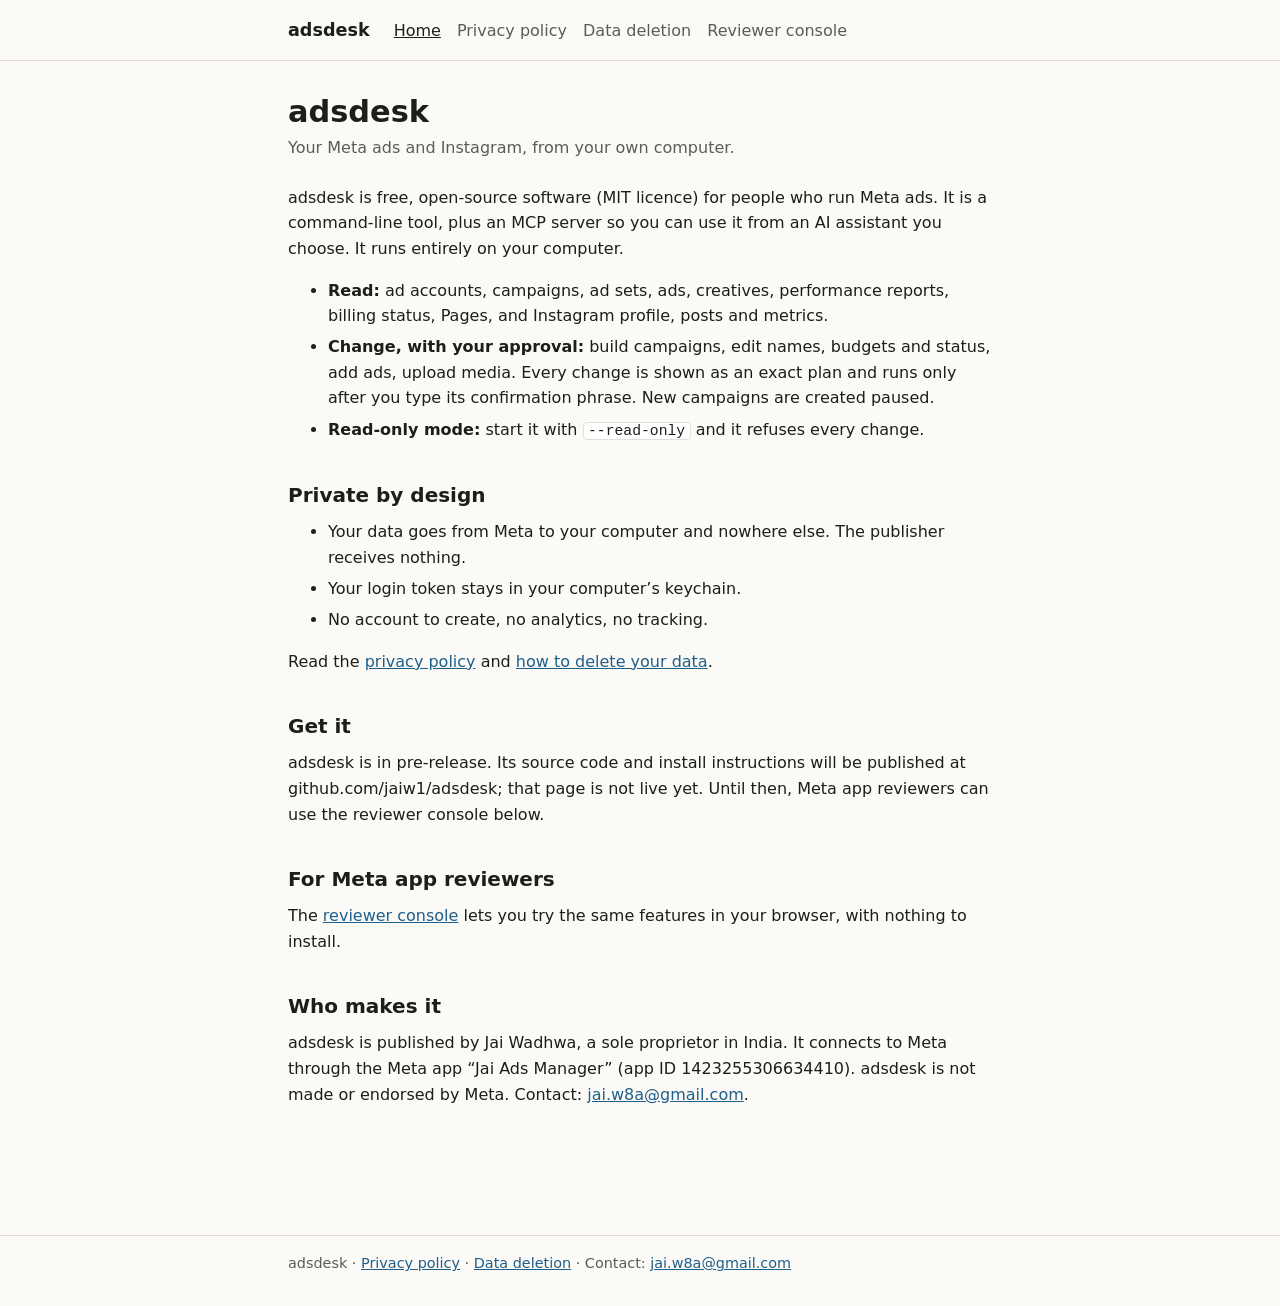
<file: index.html>
<!doctype html>
<html lang="en">
<head>
<meta charset="utf-8">
<meta name="viewport" content="width=device-width, initial-scale=1">
<meta http-equiv="Content-Security-Policy" content="default-src 'none'; style-src 'self'; img-src 'self'; base-uri 'none'; form-action 'none'">
<meta name="referrer" content="no-referrer">
<title>adsdesk</title>
<meta name="description" content="adsdesk: open-source software to read and manage your Meta ads and Instagram from your own computer, with an approval step before every change.">
<link rel="stylesheet" href="style.css">
</head>
<body>
<header class="site"><div class="wrap">
  <a class="brand" href="./" aria-current="page">adsdesk</a>
  <nav><a href="./" aria-current="page">Home</a><a href="privacy.html">Privacy policy</a><a href="data-deletion.html">Data deletion</a><a href="console/">Reviewer console</a></nav>
</div></header>
<main class="wrap">
<h1>adsdesk</h1>
<p class="meta">Your Meta ads and Instagram, from your own computer.</p>

<p>adsdesk is free, open-source software (MIT licence) for people who run Meta ads. It is a command-line tool, plus an MCP server so you can use it from an AI assistant you choose. It runs entirely on your computer.</p>

<ul>
  <li><strong>Read:</strong> ad accounts, campaigns, ad sets, ads, creatives, performance reports, billing status, Pages, and Instagram profile, posts and metrics.</li>
  <li><strong>Change, with your approval:</strong> build campaigns, edit names, budgets and status, add ads, upload media. Every change is shown as an exact plan and runs only after you type its confirmation phrase. New campaigns are created paused.</li>
  <li><strong>Read-only mode:</strong> start it with <code>--read-only</code> and it refuses every change.</li>
</ul>

<h2>Private by design</h2>
<ul>
  <li>Your data goes from Meta to your computer and nowhere else. The publisher receives nothing.</li>
  <li>Your login token stays in your computer’s keychain.</li>
  <li>No account to create, no analytics, no tracking.</li>
</ul>
<p>Read the <a href="privacy.html">privacy policy</a> and <a href="data-deletion.html">how to delete your data</a>.</p>

<h2>Get it</h2>
<p>adsdesk is in pre-release. Its source code and install instructions will be published at github.com/jaiw1/adsdesk; that page is not live yet. Until then, Meta app reviewers can use the reviewer console below.</p>

<h2>For Meta app reviewers</h2>
<p>The <a href="console/">reviewer console</a> lets you try the same features in your browser, with nothing to install.</p>

<h2>Who makes it</h2>
<p>adsdesk is published by Jai Wadhwa, a sole proprietor in India. It connects to Meta through the Meta app “Jai Ads Manager” (app ID 1423255306634410). adsdesk is not made or endorsed by Meta. Contact: <a href="mailto:jai.w8a@gmail.com">jai.w8a@gmail.com</a>.</p>
</main>
<footer class="site"><div class="wrap">adsdesk · <a href="privacy.html">Privacy policy</a> · <a href="data-deletion.html">Data deletion</a> · Contact: <a href="mailto:jai.w8a@gmail.com">jai.w8a@gmail.com</a></div></footer>
</body>
</html>
</file>
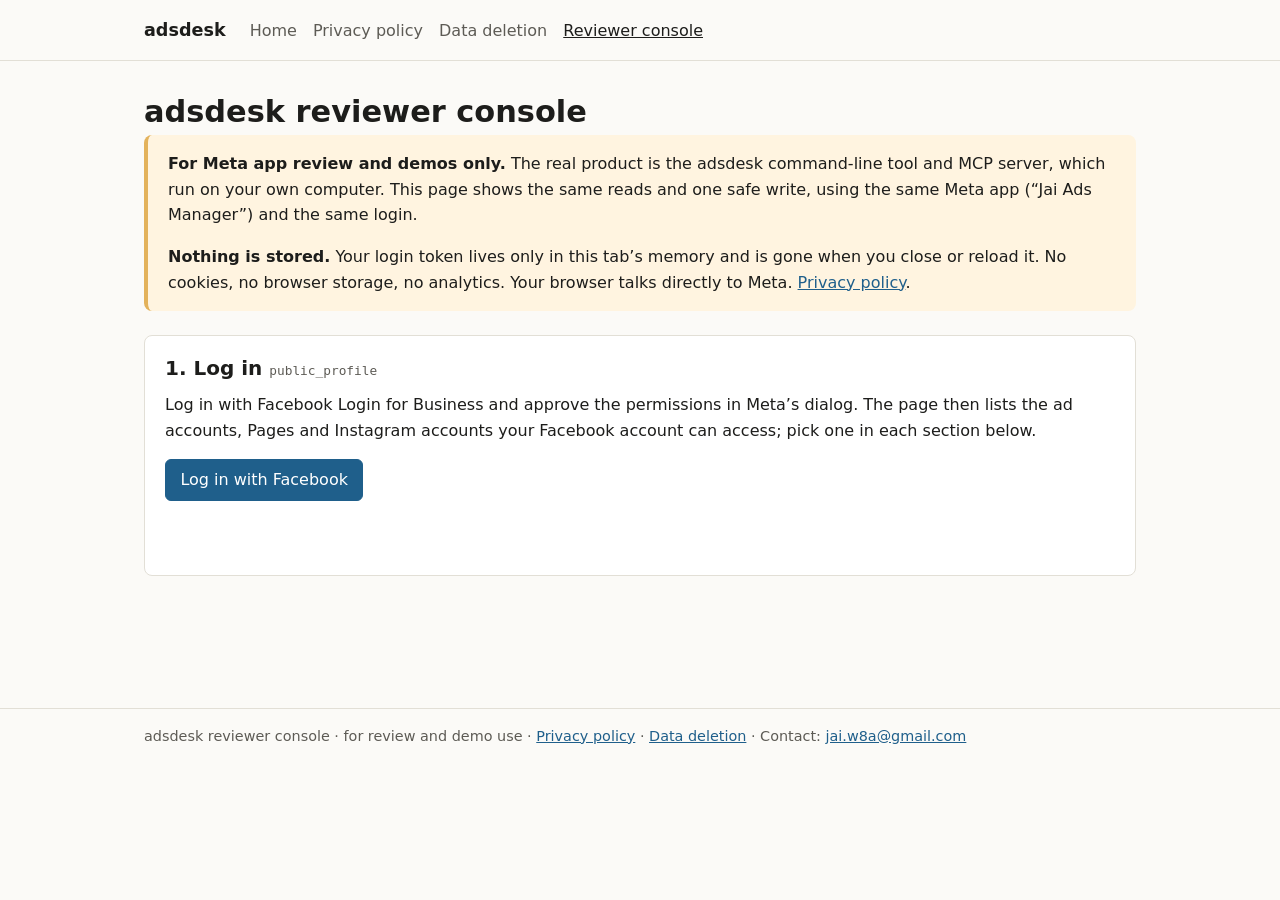
<file: console/index.html>
<!doctype html>
<html lang="en">
<head>
<meta charset="utf-8">
<meta name="viewport" content="width=device-width, initial-scale=1">
<meta http-equiv="Content-Security-Policy" content="default-src 'none'; script-src 'self'; style-src 'self'; connect-src https://graph.facebook.com; img-src 'self'; base-uri 'none'; form-action 'none'">
<meta name="referrer" content="no-referrer">
<title>Reviewer console</title>
<meta name="description" content="Browser console for Meta app review and demos: log in with Facebook Login for Business and see the same data the command-line tool shows.">
<link rel="stylesheet" href="../style.css">
</head>
<body>
<div id="demo-banner" class="demo-banner hidden">Demo mode: invented data for “Acme Foods”. Nothing is sent to Meta. <a href="./">Leave demo mode</a></div>
<header class="site"><div class="wrap wide">
  <a class="brand" href="../" data-product-name>adsdesk</a>
  <nav><a href="../">Home</a><a href="../privacy.html">Privacy policy</a><a href="../data-deletion.html">Data deletion</a><a href="./" aria-current="page">Reviewer console</a></nav>
</div></header>

<main class="wrap wide">
  <h1><span data-product-name>adsdesk</span> reviewer console</h1>
  <div class="box warn">
    <p><strong>For Meta app review and demos only.</strong> The real product is the <span data-product-name>adsdesk</span> command-line tool and MCP server, which run on your own computer. This page shows the same reads and one safe write, using the same Meta app (“<span data-app-name>Jai Ads Manager</span>”) and the same login.</p>
    <p><strong>Nothing is stored.</strong> Your login token lives only in this tab’s memory and is gone when you close or reload it. No cookies, no browser storage, no analytics. Your browser talks directly to Meta. <a href="../privacy.html">Privacy policy</a>.</p>
  </div>

  <!-- 1. Login: public_profile -->
  <section class="panel" id="login-panel" aria-labelledby="login-h">
    <h2 id="login-h">1. Log in <span class="perm">public_profile</span></h2>
    <div id="logged-out">
      <p>Log in with Facebook Login for Business and approve the permissions in Meta’s dialog. The page then lists the ad accounts, Pages and Instagram accounts your Facebook account can access; pick one in each section below.</p>
      <div class="row"><button id="login-btn" type="button">Log in with Facebook</button></div>
    </div>
    <div id="logged-in" class="hidden">
      <p>Logged in as <strong id="me-name"></strong> (Meta user ID <code id="me-id"></code>).</p>
      <p>Permissions granted: <span id="me-perms"></span></p>
      <div class="row">
        <button id="logout-btn" type="button" class="secondary">Log out (forget the token)</button>
        <button id="revoke-btn" type="button" class="secondary">Remove app access on Meta…</button>
      </div>
    </div>
    <p id="login-status" class="status" role="status" aria-live="polite"></p>
  </section>

  <div id="app" class="hidden">
    <!-- 2. Ad accounts and insights: ads_read -->
    <section class="panel" aria-labelledby="ads-h">
      <h2 id="ads-h">2. Ad accounts and performance <span class="perm">ads_read</span></h2>
      <div class="row">
        <label for="account-select">Ad account</label>
        <select id="account-select"></select>
        <label for="preset-select">Period</label>
        <select id="preset-select">
          <option value="last_7d">Last 7 days</option>
          <option value="last_30d">Last 30 days</option>
          <option value="this_month">This month</option>
        </select>
        <button id="refresh-ads" type="button" class="secondary">Refresh</button>
      </div>
      <div id="account-kpis" class="kpis"></div>
      <h3>Campaigns</h3>
      <div class="table-scroll"><table id="campaigns-table"></table></div>
      <h3>Campaign performance</h3>
      <div class="table-scroll"><table id="insights-table"></table></div>
      <p id="ads-status" class="status" role="status" aria-live="polite"></p>
    </section>

    <!-- 3. Pages: pages_show_list, pages_read_engagement -->
    <section class="panel" aria-labelledby="pages-h">
      <h2 id="pages-h">3. Facebook Pages <span class="perm">pages_show_list · pages_read_engagement</span></h2>
      <p>The Pages you can access, their audience figures, and the Instagram account linked to each.</p>
      <div class="table-scroll"><table id="pages-table"></table></div>
      <p id="pages-status" class="status" role="status" aria-live="polite"></p>
    </section>

    <!-- 4. Instagram: instagram_basic, instagram_manage_insights -->
    <section class="panel" aria-labelledby="ig-h">
      <h2 id="ig-h">4. Instagram <span class="perm">instagram_basic · instagram_manage_insights</span></h2>
      <div class="row">
        <label for="ig-select">Instagram account</label>
        <select id="ig-select"></select>
      </div>
      <div id="ig-profile" class="kpis"></div>
      <h3>Account insights, last 7 days</h3>
      <div id="ig-insights" class="kpis"></div>
      <h3>Recent posts</h3>
      <div class="table-scroll"><table id="ig-media"></table></div>
      <p id="ig-status" class="status" role="status" aria-live="polite"></p>
    </section>

    <!-- 5. Safe write: ads_management -->
    <section class="panel" aria-labelledby="write-h">
      <h2 id="write-h">5. Create, rename and delete a paused campaign <span class="perm">ads_management</span></h2>
      <p>This creates one campaign with status <strong>PAUSED</strong> in the selected ad account. It has no ad sets, ads or budget, so it cannot spend money. Each step shows the exact change and needs you to type a confirmation word. This page can only rename or delete a campaign it created in this tab.</p>
      <div class="row">
        <label for="new-name">Campaign name</label>
        <input id="new-name" type="text" maxlength="200" autocomplete="off">
        <button id="create-btn" type="button">Create paused campaign…</button>
      </div>
      <div id="created" class="hidden">
        <div class="kpis" id="created-kpis"></div>
        <div class="row">
          <label for="rename-name">New name</label>
          <input id="rename-name" type="text" maxlength="200" autocomplete="off">
          <button id="rename-btn" type="button">Rename…</button>
          <button id="delete-btn" type="button" class="danger">Delete…</button>
        </div>
      </div>
      <p id="write-status" class="status" role="status" aria-live="polite"></p>
    </section>
  </div>

  <dialog id="confirm-dialog" aria-labelledby="confirm-title">
    <form method="dialog" id="confirm-form">
      <h2 id="confirm-title">Confirm</h2>
      <p id="confirm-summary"></p>
      <div class="table-scroll"><table id="confirm-table"></table></div>
      <p><label for="confirm-input">Type <strong><code id="confirm-word"></code></strong> to confirm:</label></p>
      <div class="row"><input id="confirm-input" type="text" autocomplete="off" spellcheck="false"></div>
      <div class="row">
        <button id="confirm-ok" type="submit" value="ok" disabled>Confirm</button>
        <button type="submit" value="cancel" class="secondary">Cancel</button>
      </div>
    </form>
  </dialog>
</main>
<footer class="site"><div class="wrap wide"><span data-product-name>adsdesk</span> reviewer console · for review and demo use · <a href="../privacy.html">Privacy policy</a> · <a href="../data-deletion.html">Data deletion</a> · Contact: <a href="mailto:jai.w8a@gmail.com">jai.w8a@gmail.com</a></div></footer>
<script src="config.js"></script>
<script src="console.js"></script>
</body>
</html>
</file>
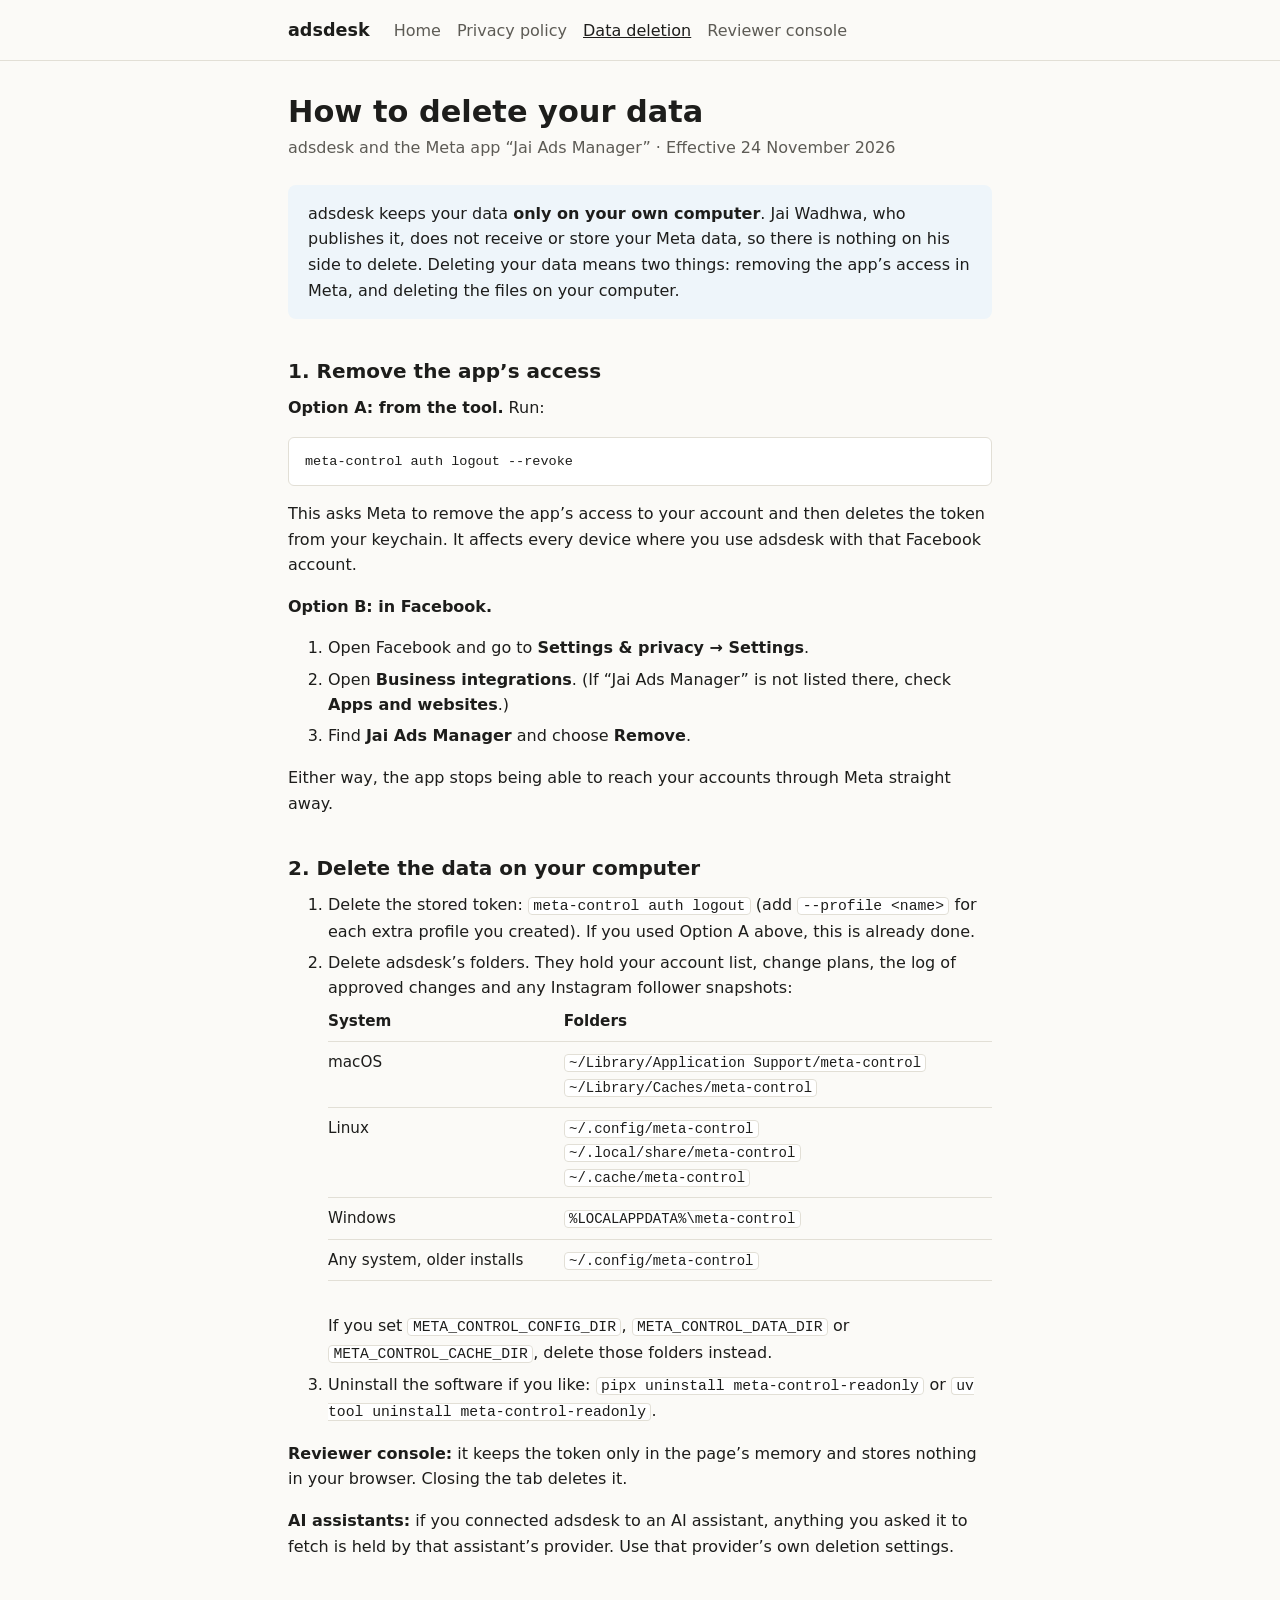
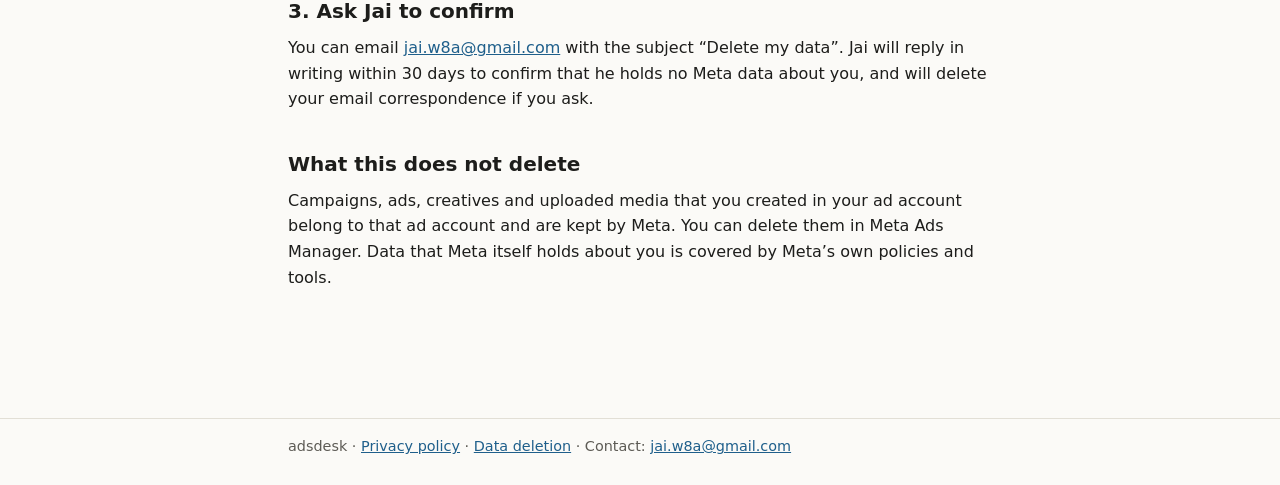
<file: data-deletion.html>
<!doctype html>
<html lang="en">
<head>
<meta charset="utf-8">
<meta name="viewport" content="width=device-width, initial-scale=1">
<meta http-equiv="Content-Security-Policy" content="default-src 'none'; style-src 'self'; img-src 'self'; base-uri 'none'; form-action 'none'">
<meta name="referrer" content="no-referrer">
<title>Data deletion · adsdesk</title>
<meta name="description" content="How to remove the Jai Ads Manager app's access and delete the data adsdesk keeps on your own computer.">
<link rel="stylesheet" href="style.css">
</head>
<body>
<header class="site"><div class="wrap">
  <a class="brand" href="./">adsdesk</a>
  <nav><a href="./">Home</a><a href="privacy.html">Privacy policy</a><a href="data-deletion.html" aria-current="page">Data deletion</a><a href="console/">Reviewer console</a></nav>
</div></header>
<main class="wrap">
<h1>How to delete your data</h1>
<!-- EFFECTIVE DATE: keep in step with privacy.html. -->
<p class="meta">adsdesk and the Meta app “Jai Ads Manager” · Effective 24 November 2026</p>

<div class="box">
<p>adsdesk keeps your data <strong>only on your own computer</strong>. Jai Wadhwa, who publishes it, does not receive or store your Meta data, so there is nothing on his side to delete. Deleting your data means two things: removing the app’s access in Meta, and deleting the files on your computer.</p>
</div>

<h2>1. Remove the app’s access</h2>
<p><strong>Option A: from the tool.</strong> Run:</p>
<pre><code>meta-control auth logout --revoke</code></pre>
<p>This asks Meta to remove the app’s access to your account and then deletes the token from your keychain. It affects every device where you use adsdesk with that Facebook account.</p>
<p><strong>Option B: in Facebook.</strong></p>
<ol>
  <li>Open Facebook and go to <strong>Settings &amp; privacy → Settings</strong>.</li>
  <li>Open <strong>Business integrations</strong>. (If “Jai Ads Manager” is not listed there, check <strong>Apps and websites</strong>.)</li>
  <li>Find <strong>Jai Ads Manager</strong> and choose <strong>Remove</strong>.</li>
</ol>
<p>Either way, the app stops being able to reach your accounts through Meta straight away.</p>

<h2>2. Delete the data on your computer</h2>
<ol>
  <li>Delete the stored token: <code>meta-control auth logout</code> (add <code>--profile &lt;name&gt;</code> for each extra profile you created). If you used Option A above, this is already done.</li>
  <li>Delete adsdesk’s folders. They hold your account list, change plans, the log of approved changes and any Instagram follower snapshots:
    <div class="table-scroll"><table>
      <thead><tr><th>System</th><th>Folders</th></tr></thead>
      <tbody>
        <tr><td>macOS</td><td><code>~/Library/Application Support/meta-control</code><br><code>~/Library/Caches/meta-control</code></td></tr>
        <tr><td>Linux</td><td><code>~/.config/meta-control</code><br><code>~/.local/share/meta-control</code><br><code>~/.cache/meta-control</code></td></tr>
        <tr><td>Windows</td><td><code>%LOCALAPPDATA%\meta-control</code></td></tr>
        <tr><td>Any system, older installs</td><td><code>~/.config/meta-control</code></td></tr>
      </tbody>
    </table></div>
    If you set <code>META_CONTROL_CONFIG_DIR</code>, <code>META_CONTROL_DATA_DIR</code> or <code>META_CONTROL_CACHE_DIR</code>, delete those folders instead.
  </li>
  <li>Uninstall the software if you like: <code>pipx uninstall meta-control-readonly</code> or <code>uv tool uninstall meta-control-readonly</code>.</li>
</ol>
<p><strong>Reviewer console:</strong> it keeps the token only in the page’s memory and stores nothing in your browser. Closing the tab deletes it.</p>
<p><strong>AI assistants:</strong> if you connected adsdesk to an AI assistant, anything you asked it to fetch is held by that assistant’s provider. Use that provider’s own deletion settings.</p>

<h2>3. Ask Jai to confirm</h2>
<p>You can email <a href="mailto:jai.w8a@gmail.com?subject=Delete%20my%20data">jai.w8a@gmail.com</a> with the subject “Delete my data”. Jai will reply in writing within 30 days to confirm that he holds no Meta data about you, and will delete your email correspondence if you ask.</p>

<h2>What this does not delete</h2>
<p>Campaigns, ads, creatives and uploaded media that you created in your ad account belong to that ad account and are kept by Meta. You can delete them in Meta Ads Manager. Data that Meta itself holds about you is covered by Meta’s own policies and tools.</p>
</main>
<footer class="site"><div class="wrap">adsdesk · <a href="privacy.html">Privacy policy</a> · <a href="data-deletion.html">Data deletion</a> · Contact: <a href="mailto:jai.w8a@gmail.com">jai.w8a@gmail.com</a></div></footer>
</body>
</html>
</file>
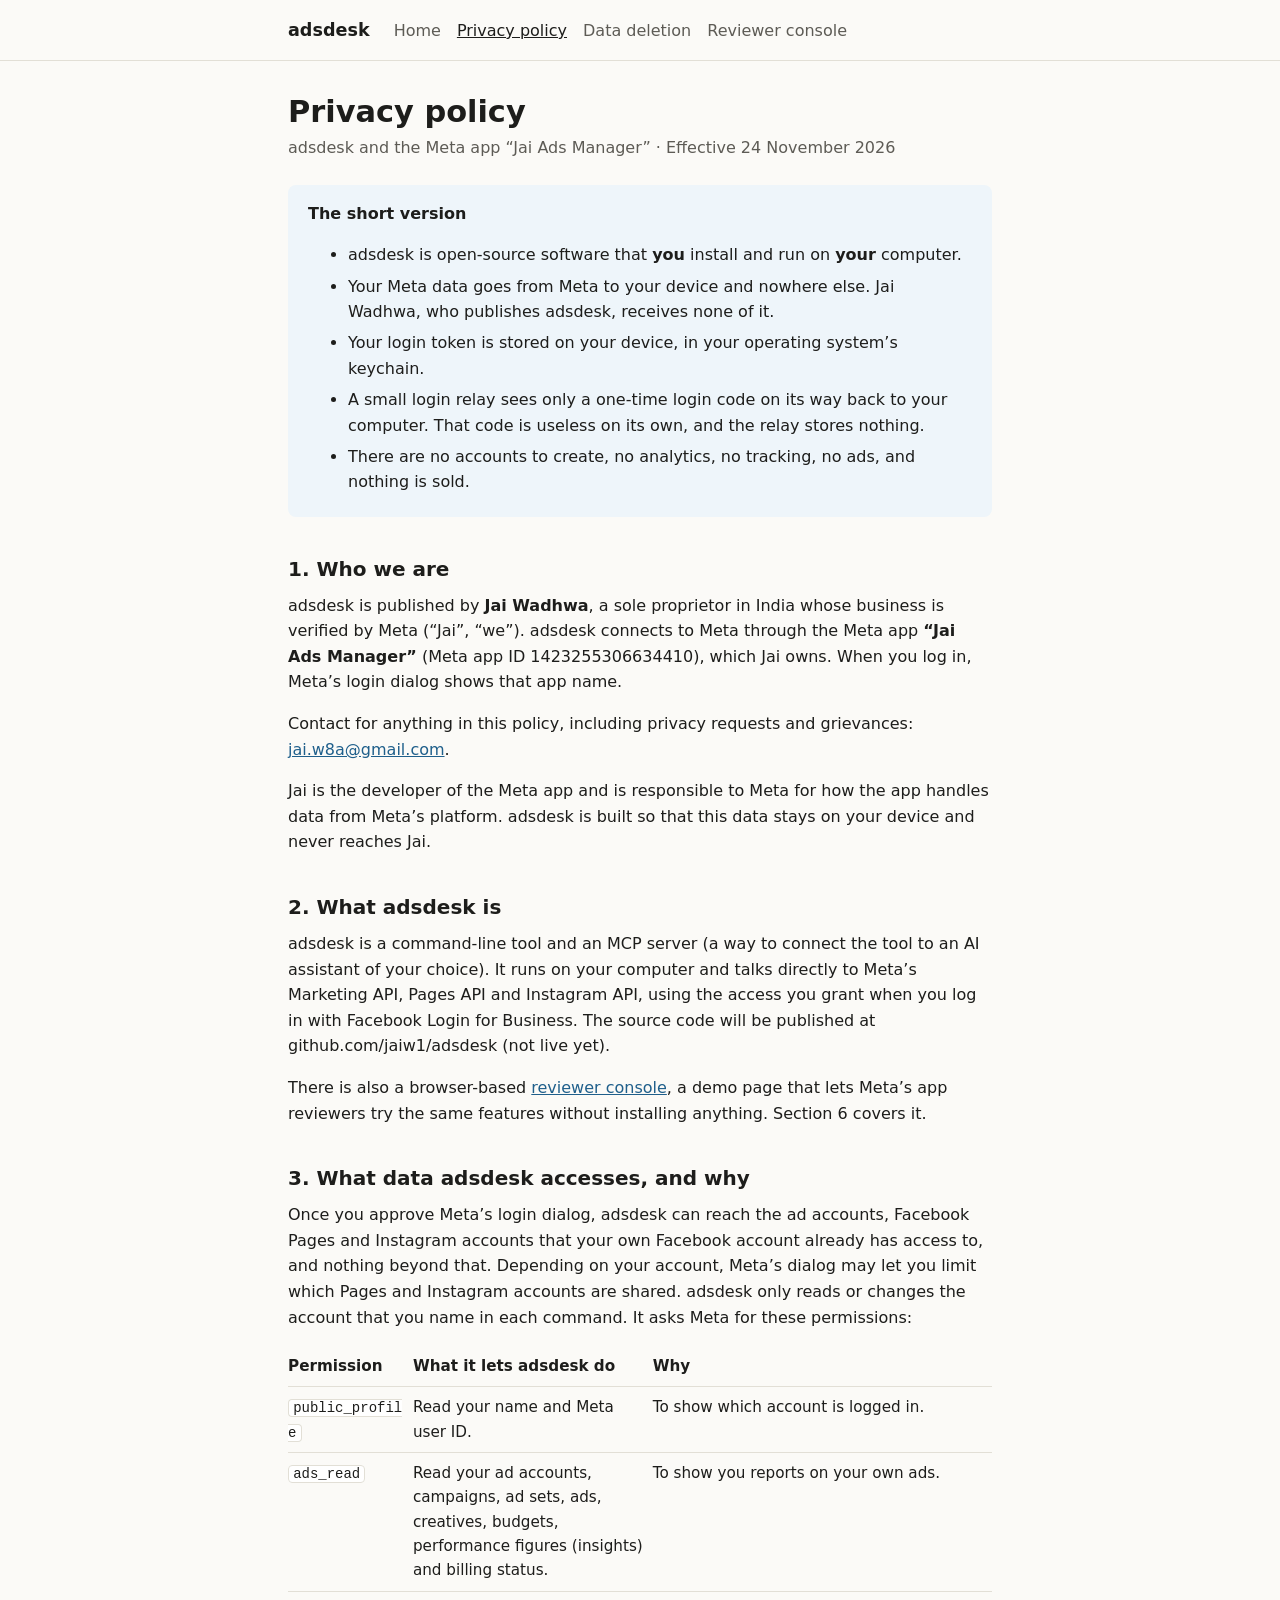
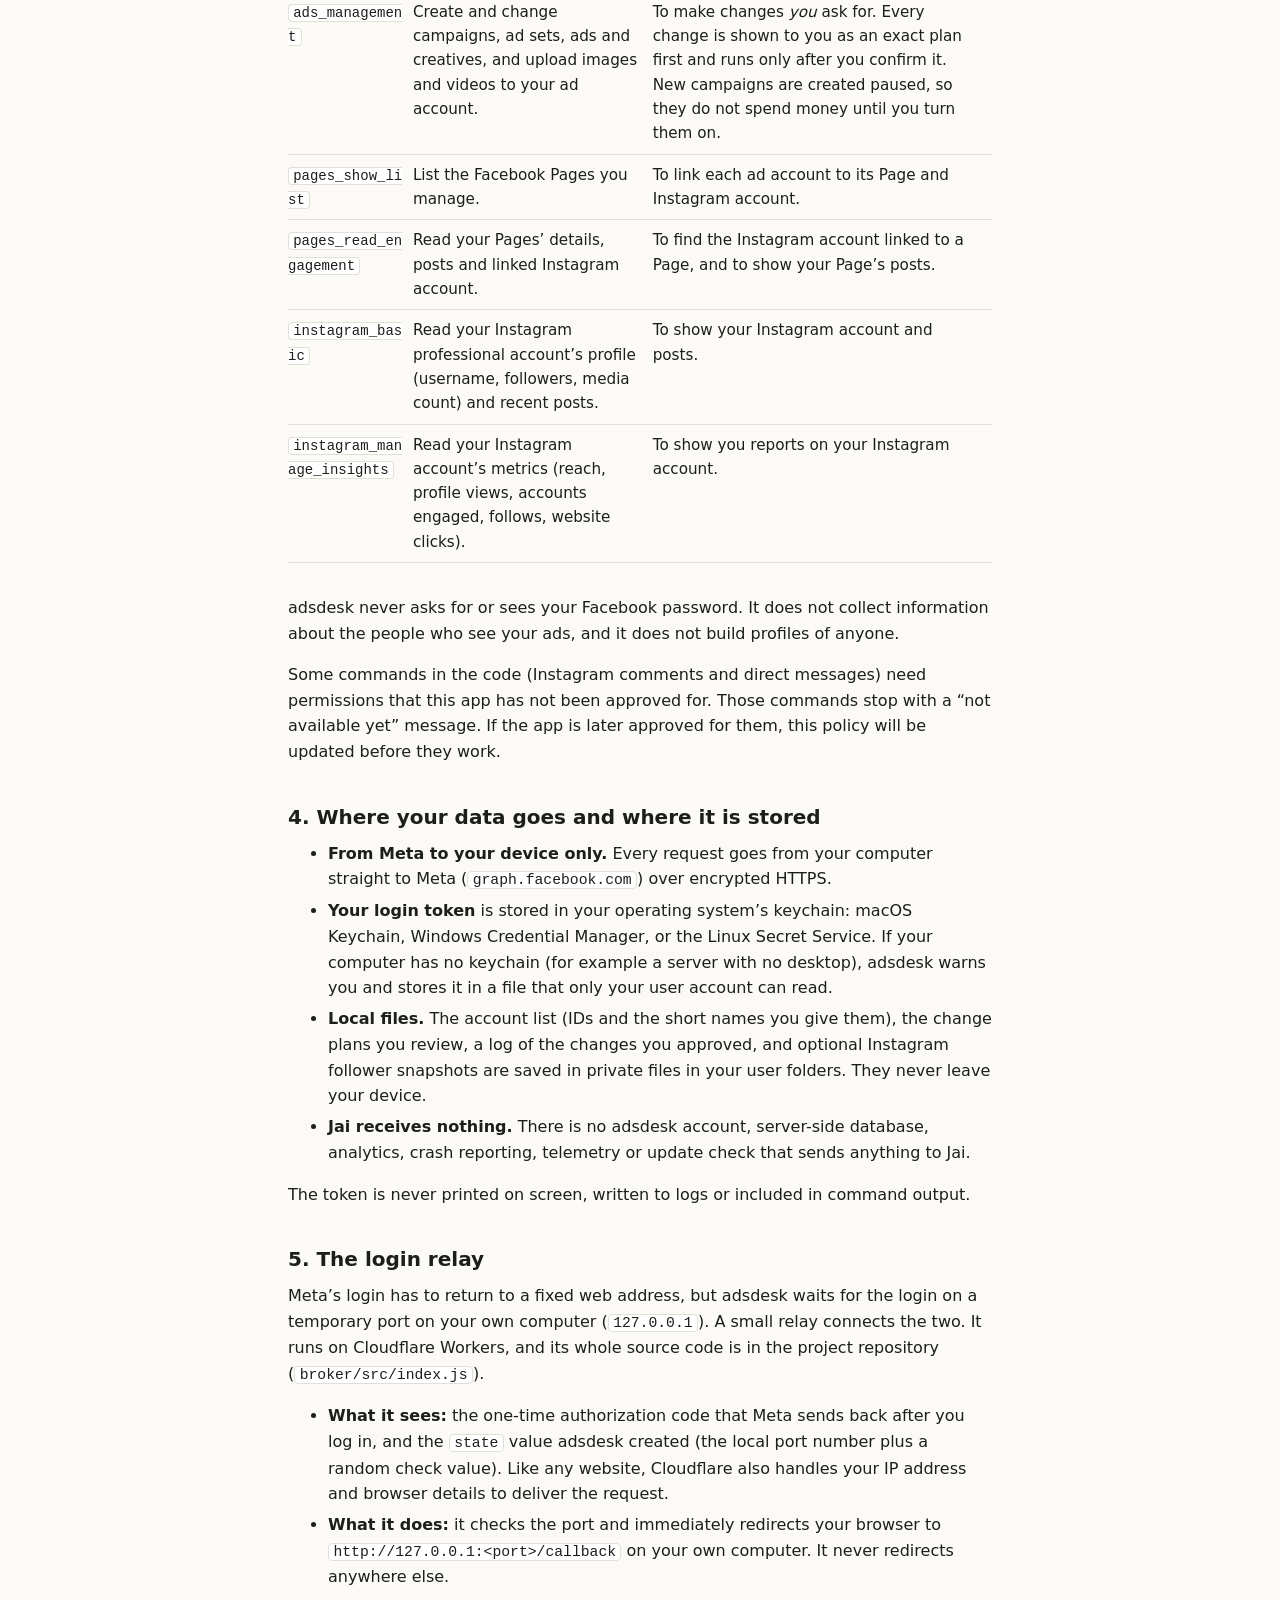
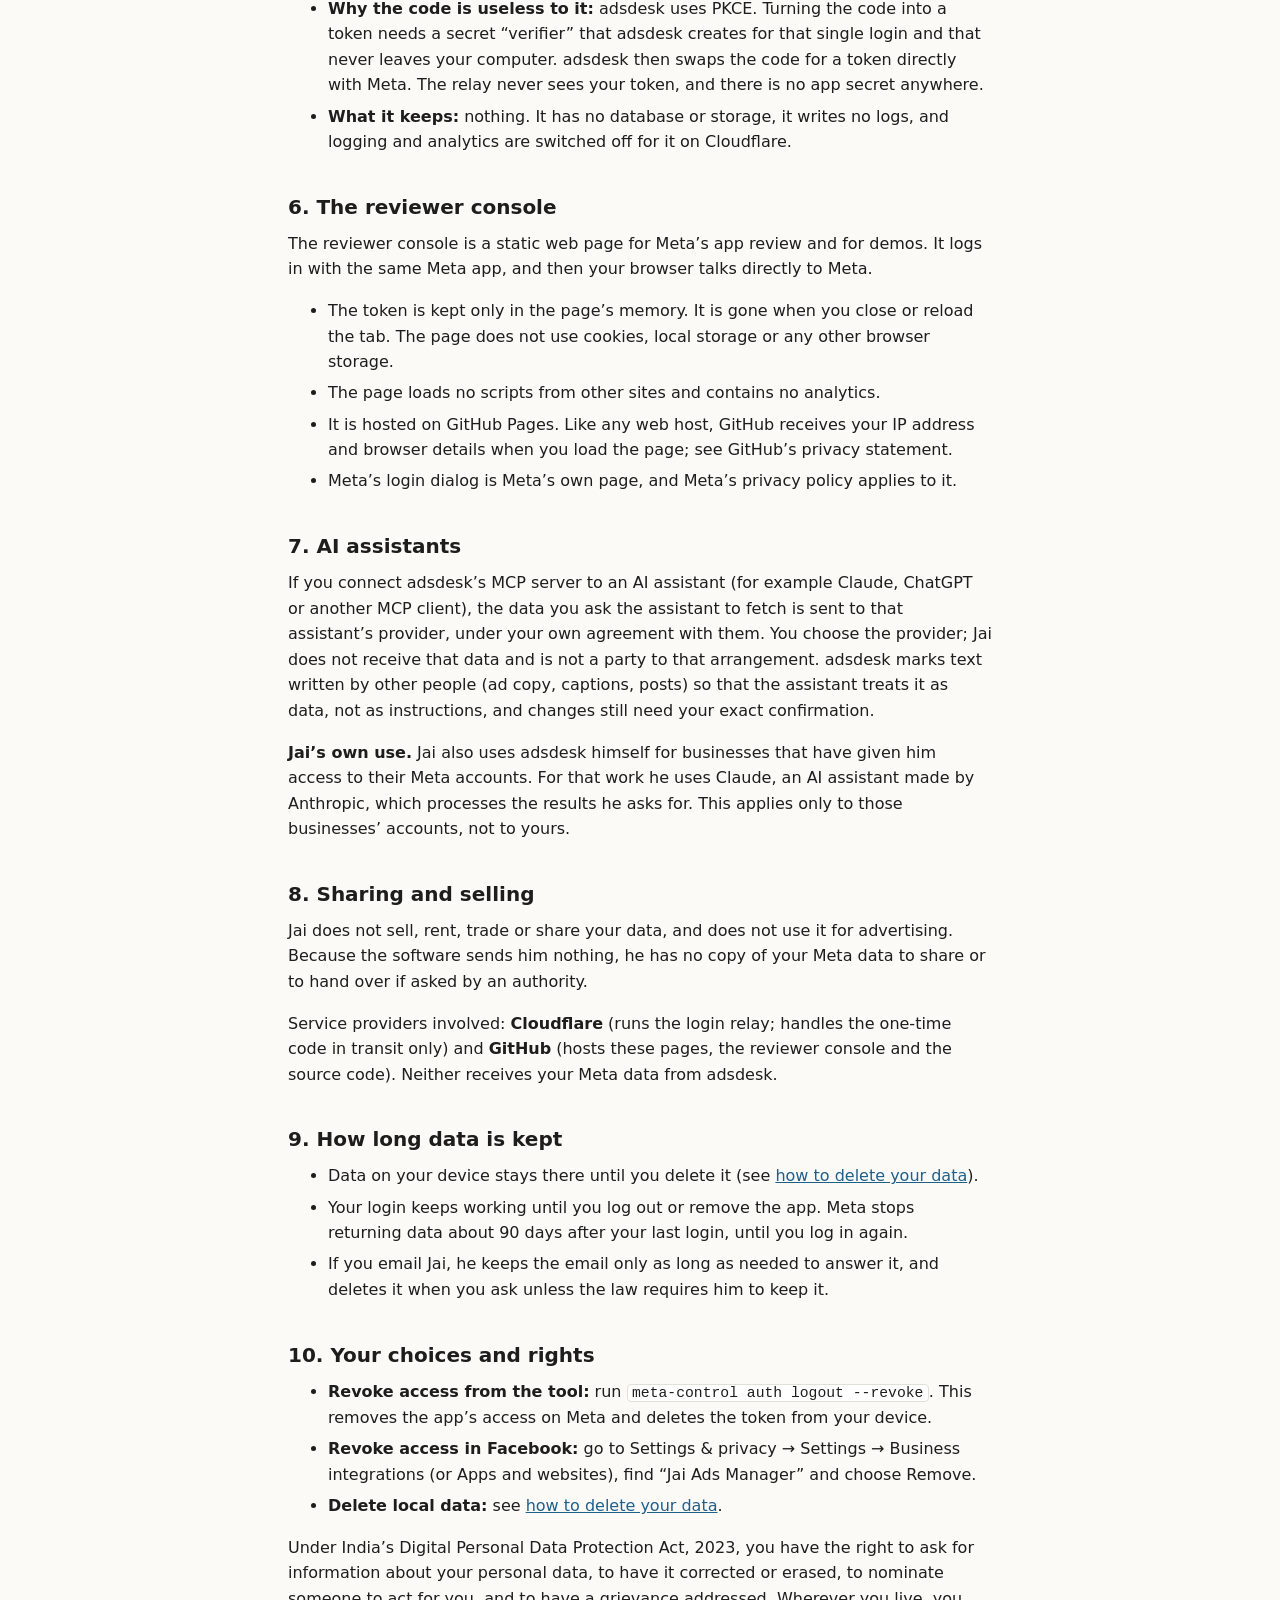
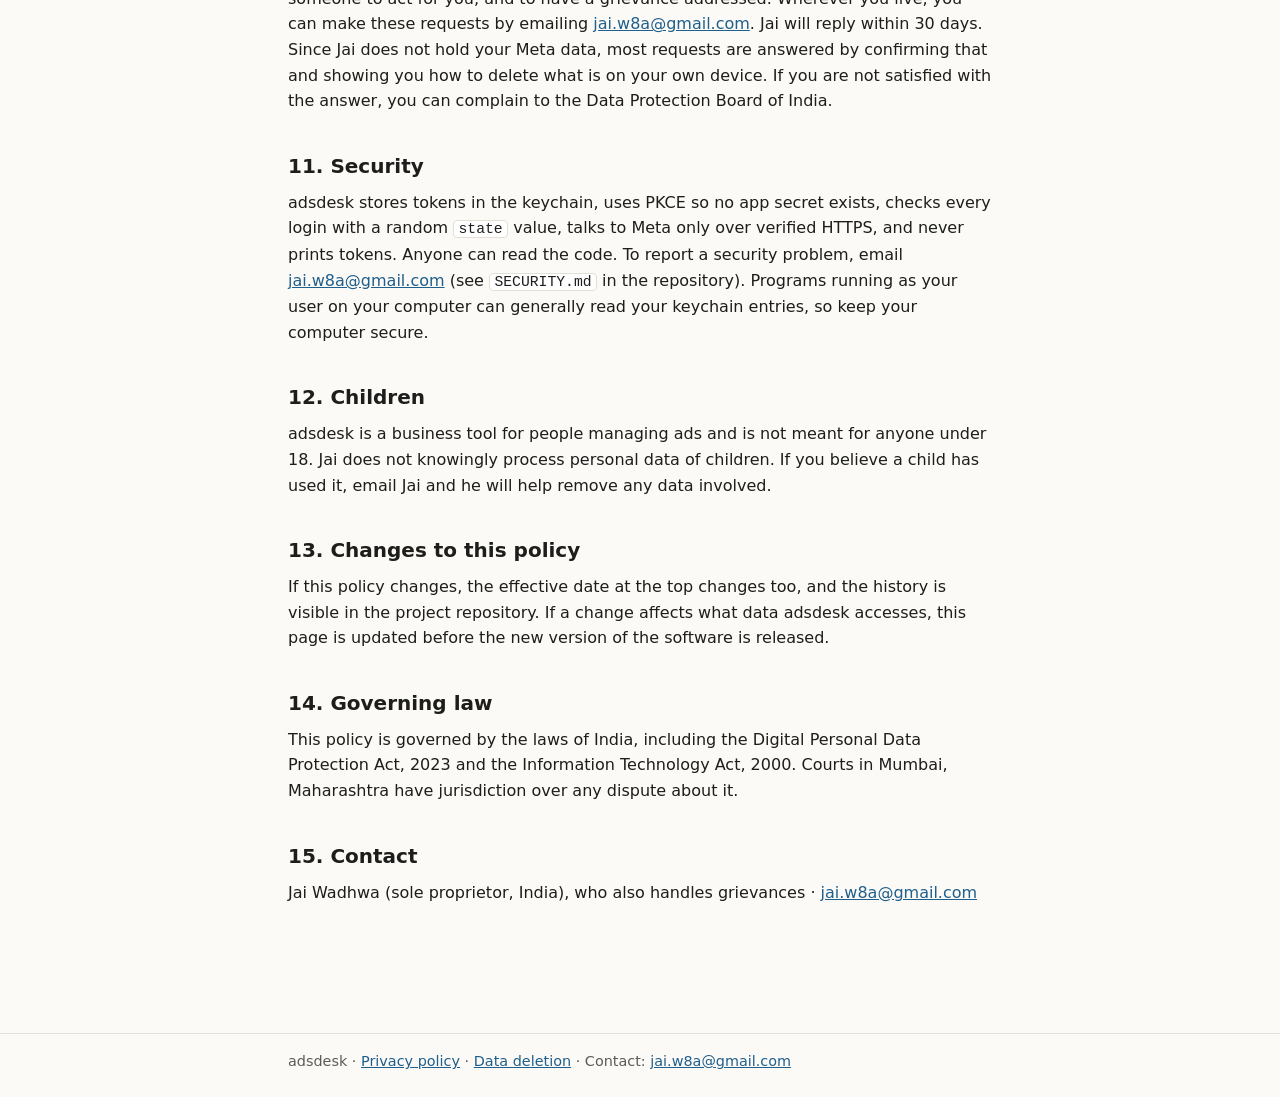
<file: privacy.html>
<!doctype html>
<html lang="en">
<head>
<meta charset="utf-8">
<meta name="viewport" content="width=device-width, initial-scale=1">
<meta http-equiv="Content-Security-Policy" content="default-src 'none'; style-src 'self'; img-src 'self'; base-uri 'none'; form-action 'none'">
<meta name="referrer" content="no-referrer">
<title>Privacy policy · adsdesk</title>
<meta name="description" content="Privacy policy for adsdesk, open-source software for Meta ads and Instagram that runs on your own computer, and its Meta app Jai Ads Manager.">
<link rel="stylesheet" href="style.css">
</head>
<body>
<header class="site"><div class="wrap">
  <a class="brand" href="./">adsdesk</a>
  <nav><a href="./">Home</a><a href="privacy.html" aria-current="page">Privacy policy</a><a href="data-deletion.html">Data deletion</a><a href="console/">Reviewer console</a></nav>
</div></header>
<main class="wrap">
<h1>Privacy policy</h1>
<!-- EFFECTIVE DATE: set to the day this page is published. -->
<p class="meta">adsdesk and the Meta app “Jai Ads Manager” · Effective 24 November 2026</p>

<div class="box">
<p><strong>The short version</strong></p>
<ul>
  <li>adsdesk is open-source software that <strong>you</strong> install and run on <strong>your</strong> computer.</li>
  <li>Your Meta data goes from Meta to your device and nowhere else. Jai Wadhwa, who publishes adsdesk, receives none of it.</li>
  <li>Your login token is stored on your device, in your operating system’s keychain.</li>
  <li>A small login relay sees only a one-time login code on its way back to your computer. That code is useless on its own, and the relay stores nothing.</li>
  <li>There are no accounts to create, no analytics, no tracking, no ads, and nothing is sold.</li>
</ul>
</div>

<h2>1. Who we are</h2>
<p>adsdesk is published by <strong>Jai Wadhwa</strong>, a sole proprietor in India whose business is verified by Meta (“Jai”, “we”). adsdesk connects to Meta through the Meta app <strong>“Jai Ads Manager”</strong> (Meta app ID 1423255306634410), which Jai owns. When you log in, Meta’s login dialog shows that app name.</p>
<p>Contact for anything in this policy, including privacy requests and grievances: <a href="mailto:jai.w8a@gmail.com">jai.w8a@gmail.com</a>.</p>
<p>Jai is the developer of the Meta app and is responsible to Meta for how the app handles data from Meta’s platform. adsdesk is built so that this data stays on your device and never reaches Jai.</p>

<h2>2. What adsdesk is</h2>
<p>adsdesk is a command-line tool and an MCP server (a way to connect the tool to an AI assistant of your choice). It runs on your computer and talks directly to Meta’s Marketing API, Pages API and Instagram API, using the access you grant when you log in with Facebook Login for Business. The source code will be published at github.com/jaiw1/adsdesk (not live yet).</p>
<p>There is also a browser-based <a href="console/">reviewer console</a>, a demo page that lets Meta’s app reviewers try the same features without installing anything. Section 6 covers it.</p>

<h2>3. What data adsdesk accesses, and why</h2>
<p>Once you approve Meta’s login dialog, adsdesk can reach the ad accounts, Facebook Pages and Instagram accounts that your own Facebook account already has access to, and nothing beyond that. Depending on your account, Meta’s dialog may let you limit which Pages and Instagram accounts are shared. adsdesk only reads or changes the account that you name in each command. It asks Meta for these permissions:</p>
<div class="table-scroll"><table>
<thead><tr><th>Permission</th><th>What it lets adsdesk do</th><th>Why</th></tr></thead>
<tbody>
<tr><td><code>public_profile</code></td><td>Read your name and Meta user ID.</td><td>To show which account is logged in.</td></tr>
<tr><td><code>ads_read</code></td><td>Read your ad accounts, campaigns, ad sets, ads, creatives, budgets, performance figures (insights) and billing status.</td><td>To show you reports on your own ads.</td></tr>
<tr><td><code>ads_management</code></td><td>Create and change campaigns, ad sets, ads and creatives, and upload images and videos to your ad account.</td><td>To make changes <em>you</em> ask for. Every change is shown to you as an exact plan first and runs only after you confirm it. New campaigns are created paused, so they do not spend money until you turn them on.</td></tr>
<tr><td><code>pages_show_list</code></td><td>List the Facebook Pages you manage.</td><td>To link each ad account to its Page and Instagram account.</td></tr>
<tr><td><code>pages_read_engagement</code></td><td>Read your Pages’ details, posts and linked Instagram account.</td><td>To find the Instagram account linked to a Page, and to show your Page’s posts.</td></tr>
<tr><td><code>instagram_basic</code></td><td>Read your Instagram professional account’s profile (username, followers, media count) and recent posts.</td><td>To show your Instagram account and posts.</td></tr>
<tr><td><code>instagram_manage_insights</code></td><td>Read your Instagram account’s metrics (reach, profile views, accounts engaged, follows, website clicks).</td><td>To show you reports on your Instagram account.</td></tr>
</tbody></table></div>
<p>adsdesk never asks for or sees your Facebook password. It does not collect information about the people who see your ads, and it does not build profiles of anyone.</p>
<p>Some commands in the code (Instagram comments and direct messages) need permissions that this app has not been approved for. Those commands stop with a “not available yet” message. If the app is later approved for them, this policy will be updated before they work.</p>

<h2>4. Where your data goes and where it is stored</h2>
<ul>
  <li><strong>From Meta to your device only.</strong> Every request goes from your computer straight to Meta (<code>graph.facebook.com</code>) over encrypted HTTPS.</li>
  <li><strong>Your login token</strong> is stored in your operating system’s keychain: macOS Keychain, Windows Credential Manager, or the Linux Secret Service. If your computer has no keychain (for example a server with no desktop), adsdesk warns you and stores it in a file that only your user account can read.</li>
  <li><strong>Local files.</strong> The account list (IDs and the short names you give them), the change plans you review, a log of the changes you approved, and optional Instagram follower snapshots are saved in private files in your user folders. They never leave your device.</li>
  <li><strong>Jai receives nothing.</strong> There is no adsdesk account, server-side database, analytics, crash reporting, telemetry or update check that sends anything to Jai.</li>
</ul>
<p>The token is never printed on screen, written to logs or included in command output.</p>

<h2>5. The login relay</h2>
<p>Meta’s login has to return to a fixed web address, but adsdesk waits for the login on a temporary port on your own computer (<code>127.0.0.1</code>). A small relay connects the two. It runs on Cloudflare Workers, and its whole source code is in the project repository (<code>broker/src/index.js</code>).</p>
<ul>
  <li><strong>What it sees:</strong> the one-time authorization code that Meta sends back after you log in, and the <code>state</code> value adsdesk created (the local port number plus a random check value). Like any website, Cloudflare also handles your IP address and browser details to deliver the request.</li>
  <li><strong>What it does:</strong> it checks the port and immediately redirects your browser to <code>http://127.0.0.1:&lt;port&gt;/callback</code> on your own computer. It never redirects anywhere else.</li>
  <li><strong>Why the code is useless to it:</strong> adsdesk uses PKCE. Turning the code into a token needs a secret “verifier” that adsdesk creates for that single login and that never leaves your computer. adsdesk then swaps the code for a token directly with Meta. The relay never sees your token, and there is no app secret anywhere.</li>
  <li><strong>What it keeps:</strong> nothing. It has no database or storage, it writes no logs, and logging and analytics are switched off for it on Cloudflare.</li>
</ul>

<h2>6. The reviewer console</h2>
<p>The reviewer console is a static web page for Meta’s app review and for demos. It logs in with the same Meta app, and then your browser talks directly to Meta.</p>
<ul>
  <li>The token is kept only in the page’s memory. It is gone when you close or reload the tab. The page does not use cookies, local storage or any other browser storage.</li>
  <li>The page loads no scripts from other sites and contains no analytics.</li>
  <li>It is hosted on GitHub Pages. Like any web host, GitHub receives your IP address and browser details when you load the page; see GitHub’s privacy statement.</li>
  <li>Meta’s login dialog is Meta’s own page, and Meta’s privacy policy applies to it.</li>
</ul>

<h2>7. AI assistants</h2>
<p>If you connect adsdesk’s MCP server to an AI assistant (for example Claude, ChatGPT or another MCP client), the data you ask the assistant to fetch is sent to that assistant’s provider, under your own agreement with them. You choose the provider; Jai does not receive that data and is not a party to that arrangement. adsdesk marks text written by other people (ad copy, captions, posts) so that the assistant treats it as data, not as instructions, and changes still need your exact confirmation.</p>
<p><strong>Jai’s own use.</strong> Jai also uses adsdesk himself for businesses that have given him access to their Meta accounts. For that work he uses Claude, an AI assistant made by Anthropic, which processes the results he asks for. This applies only to those businesses’ accounts, not to yours.</p>

<h2>8. Sharing and selling</h2>
<p>Jai does not sell, rent, trade or share your data, and does not use it for advertising. Because the software sends him nothing, he has no copy of your Meta data to share or to hand over if asked by an authority.</p>
<p>Service providers involved: <strong>Cloudflare</strong> (runs the login relay; handles the one-time code in transit only) and <strong>GitHub</strong> (hosts these pages, the reviewer console and the source code). Neither receives your Meta data from adsdesk.</p>

<h2>9. How long data is kept</h2>
<ul>
  <li>Data on your device stays there until you delete it (see <a href="data-deletion.html">how to delete your data</a>).</li>
  <li>Your login keeps working until you log out or remove the app. Meta stops returning data about 90 days after your last login, until you log in again.</li>
  <li>If you email Jai, he keeps the email only as long as needed to answer it, and deletes it when you ask unless the law requires him to keep it.</li>
</ul>

<h2>10. Your choices and rights</h2>
<ul>
  <li><strong>Revoke access from the tool:</strong> run <code>meta-control auth logout --revoke</code>. This removes the app’s access on Meta and deletes the token from your device.</li>
  <li><strong>Revoke access in Facebook:</strong> go to Settings &amp; privacy → Settings → Business integrations (or Apps and websites), find “Jai Ads Manager” and choose Remove.</li>
  <li><strong>Delete local data:</strong> see <a href="data-deletion.html">how to delete your data</a>.</li>
</ul>
<p>Under India’s Digital Personal Data Protection Act, 2023, you have the right to ask for information about your personal data, to have it corrected or erased, to nominate someone to act for you, and to have a grievance addressed. Wherever you live, you can make these requests by emailing <a href="mailto:jai.w8a@gmail.com">jai.w8a@gmail.com</a>. Jai will reply within 30 days. Since Jai does not hold your Meta data, most requests are answered by confirming that and showing you how to delete what is on your own device. If you are not satisfied with the answer, you can complain to the Data Protection Board of India.</p>

<h2>11. Security</h2>
<p>adsdesk stores tokens in the keychain, uses PKCE so no app secret exists, checks every login with a random <code>state</code> value, talks to Meta only over verified HTTPS, and never prints tokens. Anyone can read the code. To report a security problem, email <a href="mailto:jai.w8a@gmail.com">jai.w8a@gmail.com</a> (see <code>SECURITY.md</code> in the repository). Programs running as your user on your computer can generally read your keychain entries, so keep your computer secure.</p>

<h2>12. Children</h2>
<p>adsdesk is a business tool for people managing ads and is not meant for anyone under 18. Jai does not knowingly process personal data of children. If you believe a child has used it, email Jai and he will help remove any data involved.</p>

<h2>13. Changes to this policy</h2>
<p>If this policy changes, the effective date at the top changes too, and the history is visible in the project repository. If a change affects what data adsdesk accesses, this page is updated before the new version of the software is released.</p>

<h2>14. Governing law</h2>
<p>This policy is governed by the laws of India, including the Digital Personal Data Protection Act, 2023 and the Information Technology Act, 2000. Courts in Mumbai, Maharashtra have jurisdiction over any dispute about it.</p>

<h2>15. Contact</h2>
<p>Jai Wadhwa (sole proprietor, India), who also handles grievances · <a href="mailto:jai.w8a@gmail.com">jai.w8a@gmail.com</a></p>
</main>
<footer class="site"><div class="wrap">adsdesk · <a href="privacy.html">Privacy policy</a> · <a href="data-deletion.html">Data deletion</a> · Contact: <a href="mailto:jai.w8a@gmail.com">jai.w8a@gmail.com</a></div></footer>
</body>
</html>
</file>
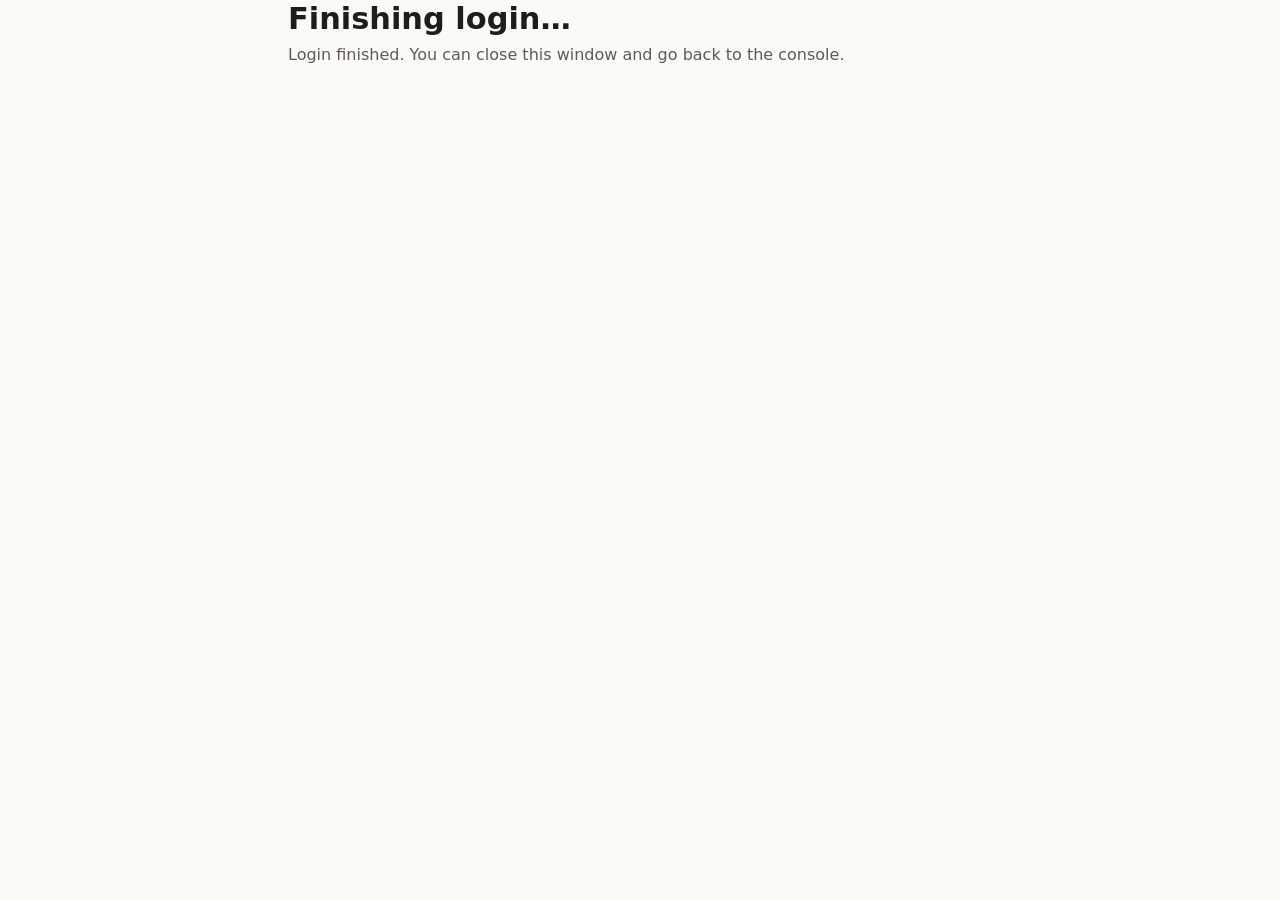
<file: console/callback.html>
<!doctype html>
<html lang="en">
<head>
<meta charset="utf-8">
<meta name="viewport" content="width=device-width, initial-scale=1">
<meta http-equiv="Content-Security-Policy" content="default-src 'none'; script-src 'self'; style-src 'self'; base-uri 'none'; form-action 'none'">
<meta name="referrer" content="no-referrer">
<title>Finishing login</title>
<link rel="stylesheet" href="../style.css">
</head>
<body>
<main class="wrap">
  <h1>Finishing login…</h1>
  <p id="message" class="status">This window should close by itself.</p>
</main>
<script src="config.js"></script>
<script src="callback.js"></script>
</body>
</html>
</file>
<file: style.css>
/* Shared styles for the policy pages and the reviewer console. No web fonts, no external requests. */
:root {
  --bg: #fbfaf7;
  --surface: #ffffff;
  --text: #1d1d1b;
  --muted: #5d5b55;
  --line: #e2dfd6;
  --accent: #1f5f8b;
  --accent-text: #ffffff;
  --note-bg: #eef5fa;
  --warn-bg: #fff4e0;
  --warn-line: #e3b25b;
  --danger: #a33a2a;
  --ok: #2d6a3e;
  --mono: ui-monospace, SFMono-Regular, Menlo, Consolas, monospace;
  color-scheme: light dark;
}
@media (prefers-color-scheme: dark) {
  :root {
    --bg: #141412;
    --surface: #1d1d1a;
    --text: #ecebe6;
    --muted: #a9a69c;
    --line: #34332e;
    --accent: #7bb6df;
    --accent-text: #0e1a22;
    --note-bg: #1a2730;
    --warn-bg: #2d2516;
    --warn-line: #8a6a2c;
    --danger: #f08c7a;
    --ok: #8fd19e;
  }
}
* { box-sizing: border-box; }
html { -webkit-text-size-adjust: 100%; }
body {
  margin: 0;
  background: var(--bg);
  color: var(--text);
  font: 16px/1.6 system-ui, -apple-system, "Segoe UI", Roboto, "Helvetica Neue", Arial, sans-serif;
}
.wrap { max-width: 46rem; margin: 0 auto; padding: 0 16px 4rem; }
.wide { max-width: 64rem; }
header.site { border-bottom: 1px solid var(--line); margin-bottom: 2rem; }
header.site .wrap { display: flex; flex-wrap: wrap; align-items: baseline; gap: .5rem 1.5rem; padding-top: 1rem; padding-bottom: 1rem; }
header.site .brand { font-weight: 700; font-size: 1.1rem; color: var(--text); text-decoration: none; }
header.site nav { display: flex; flex-wrap: wrap; gap: .25rem 1rem; }
header.site nav a { color: var(--muted); text-decoration: none; }
header.site nav a:hover, header.site nav a[aria-current="page"] { color: var(--text); text-decoration: underline; }
h1 { font-size: 1.9rem; line-height: 1.25; margin: 0 0 .25rem; }
h2 { font-size: 1.25rem; margin: 2.25rem 0 .5rem; }
h3 { font-size: 1.05rem; margin: 1.5rem 0 .25rem; }
p, ul, ol, table { margin: 0 0 1rem; }
li { margin-bottom: .35rem; }
a { color: var(--accent); }
.meta { color: var(--muted); margin-bottom: 1.5rem; }
code, kbd, pre { font-family: var(--mono); font-size: .92em; }
code { background: var(--surface); border: 1px solid var(--line); border-radius: 4px; padding: 0 .3em; overflow-wrap: anywhere; }
pre { background: var(--surface); border: 1px solid var(--line); border-radius: 6px; padding: .75rem 1rem; overflow-x: auto; }
pre code { border: 0; padding: 0; background: none; }
.box { background: var(--note-bg); border-radius: 8px; padding: 1rem 1.25rem; margin: 0 0 1.5rem; }
.box > :last-child { margin-bottom: 0; }
.warn { background: var(--warn-bg); border-left: 4px solid var(--warn-line); }
.table-scroll { overflow-x: auto; margin-bottom: 1rem; }
table { border-collapse: collapse; width: 100%; font-size: .95rem; }
th, td { text-align: left; vertical-align: top; border-bottom: 1px solid var(--line); padding: .5rem .6rem .5rem 0; }
th { font-weight: 600; }
footer.site { border-top: 1px solid var(--line); margin-top: 3rem; color: var(--muted); font-size: .9rem; }
footer.site .wrap { padding-top: 1rem; padding-bottom: 2rem; }

/* Console */
button, .button {
  font: inherit; cursor: pointer; border-radius: 6px; border: 1px solid var(--accent);
  background: var(--accent); color: var(--accent-text); padding: .45rem .9rem; text-decoration: none; display: inline-block;
}
button.secondary { background: transparent; color: var(--accent); }
button.danger { background: var(--danger); border-color: var(--danger); color: #fff; }
button:disabled { opacity: .5; cursor: not-allowed; }
input[type="text"], select {
  font: inherit; color: var(--text); background: var(--surface); border: 1px solid var(--line);
  border-radius: 6px; padding: .4rem .6rem; max-width: 100%;
}
input[type="text"] { width: 22rem; }
.row { display: flex; flex-wrap: wrap; gap: .5rem; align-items: center; margin-bottom: 1rem; }
.panel { background: var(--surface); border: 1px solid var(--line); border-radius: 8px; padding: 1rem 1.25rem; margin-bottom: 1.25rem; }
.panel h2 { margin-top: 0; }
.perm { font-family: var(--mono); font-size: .8rem; color: var(--muted); font-weight: normal; }
.status { color: var(--muted); min-height: 1.6em; }
.status.error { color: var(--danger); }
.status.ok { color: var(--ok); }
.kpis { display: flex; flex-wrap: wrap; gap: .75rem; margin-bottom: 1rem; }
.kpi { border: 1px solid var(--line); border-radius: 6px; padding: .5rem .75rem; min-width: 8rem; }
.kpi .label { color: var(--muted); font-size: .8rem; }
.kpi .value { font-size: 1.2rem; font-weight: 600; }
dialog { border: 1px solid var(--line); border-radius: 10px; background: var(--surface); color: var(--text); max-width: min(32rem, calc(100vw - 32px)); }
dialog::backdrop { background: rgb(0 0 0 / .45); }
.hidden { display: none !important; }
.demo-banner { background: var(--warn-bg); border-bottom: 1px solid var(--warn-line); text-align: center; padding: .4rem 16px; font-size: .9rem; }
</file>
